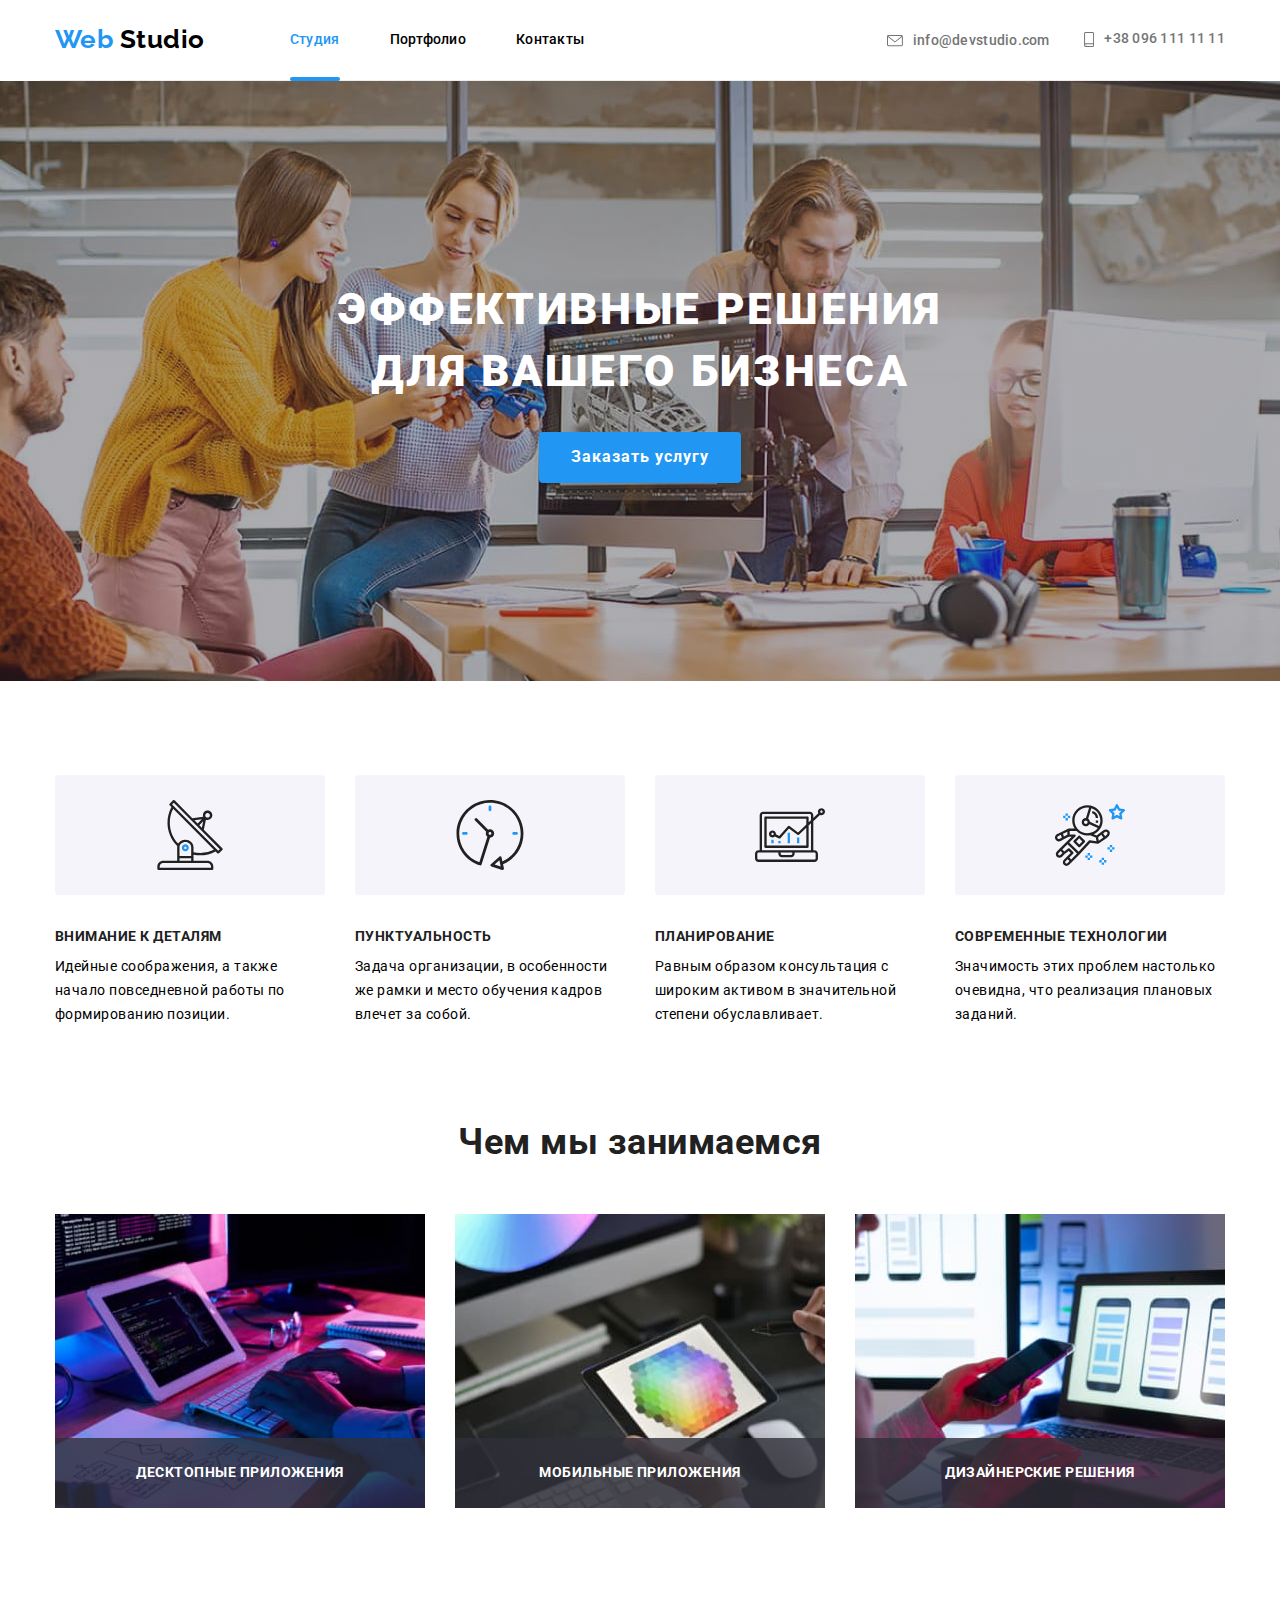
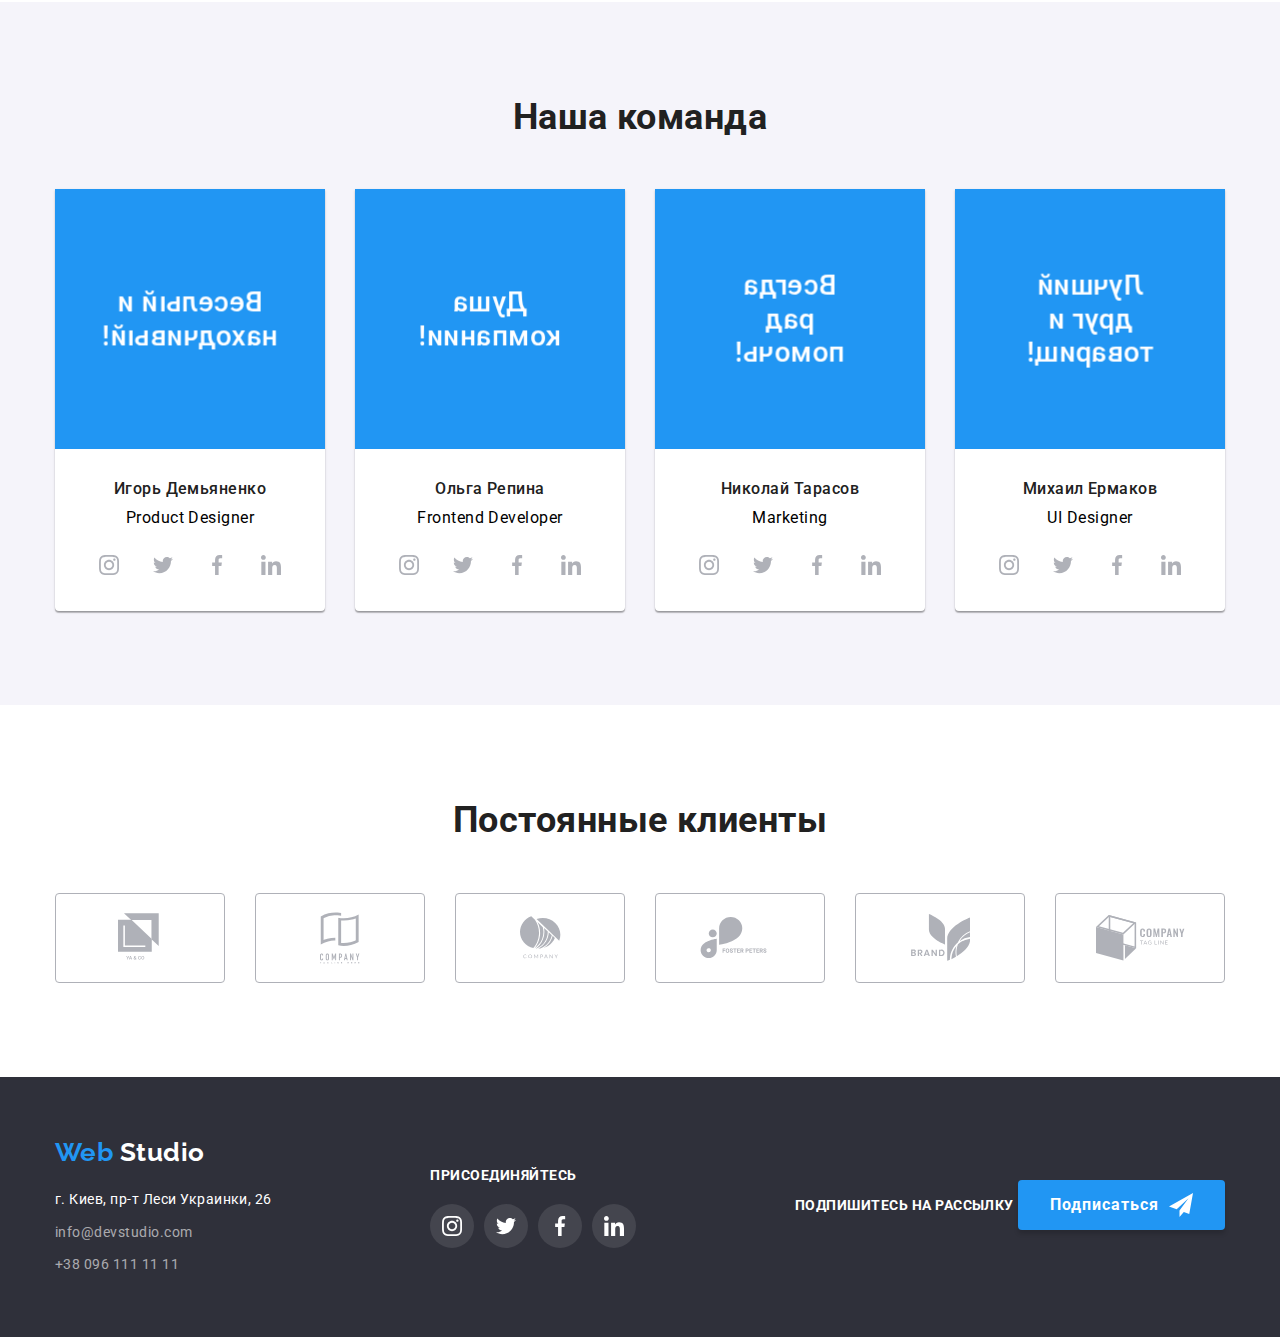
<file: index.html>
<!DOCTYPE html>
<html lang="ru">
	<head>
		<meta charset="UTF-8" />
		<meta name="viewport" content="width=device-width, initial-scale=1.0" />
		<title>Web Studio</title>
		<link
			href="https://fonts.googleapis.com/css2?family=Raleway:wght@700&family=Roboto:wght@400;500;700;900&display=swap"
			rel="stylesheet"
		/>
		<link
			rel="stylesheet"
			href="https://cdnjs.cloudflare.com/ajax/libs/modern-normalize/0.7.0/modern-normalize.min.css"
		/>
		<link rel="stylesheet" href="./css/style.css" />
	</head>

	<body>
		<!-- Шапка сайта -->
		<header class="container flex-container header-border">
			<nav class="flex-container">
				<!-- Основная навигация -->
				<a href="./" class="logo" lang="en">
					<span class="logo-excerpt">Web</span>
					Studio
				</a>
				<ul class="list-nav">
					<li>
						<a href="./index.html" class="link current">Студия</a>
					</li>
					<li>
						<a href="./portfolio.html" class="link">Портфолио</a>
					</li>
					<li>
						<a href="" class="link">Контакты</a>
					</li>
				</ul>
			</nav>

			<!-- Основные контакты -->
			<address class="address-nav">
				<a href="mailto:info@devstudio.com" class="link" aria-label="Ссылка на почту info@devstudio.com">
					<svg class="address-nav-icon" width="16" height="12">
						<use href="./images/sprite.svg#icon-envelope"></use>
					</svg>
					info@devstudio.com
				</a>
				<a href="tel:+380961111111" class="link" aria-label="Номер телефона +380961111111">
					<svg class="address-nav-icon" width="10" height="15">
						<use href="./images/sprite.svg#icon-smartphone"></use>
					</svg>
					+38 096 111 11 11
				</a>
			</address>
		</header>

		<main>
			<!-- Герой -->
			<section class="hero">
				<h1 class="hero-title">
					Эффективные решения
					<br />
					для вашего бизнеса
				</h1>
				<button type="button" class="button" data-modal-open>Заказать услугу</button>
			</section>

			<!-- Достижения -->
			<section class="section">
				<div class="container">
					<h2 class="visually-hidden">Достижения</h2>
					<ul class="flex-container">
						<li class="item">
							<svg class="achievements-icon">
								<use href="./images/sprite.svg#icon-antenna"></use>
							</svg>
							<h3 class="achievements-title">Внимание к деталям</h3>
							<p class="text">Идейные соображения, а также начало повседневной работы по формированию позиции.</p>
						</li>
						<li class="item">
							<svg class="achievements-icon">
								<use href="./images/sprite.svg#icon-clock"></use>
							</svg>
							<h3 class="achievements-title">Пунктуальность</h3>
							<p class="text">
								Задача организации, в особенности же рамки и место обучения кадров влечет за собой.
							</p>
						</li>
						<li class="item">
							<svg class="achievements-icon">
								<use href="./images/sprite.svg#icon-diagram"></use>
							</svg>
							<h3 class="achievements-title">Планирование</h3>
							<p class="text">Равным образом консультация с широким активом в значительной степени обуславливает.</p>
						</li>
						<li class="item">
							<svg class="achievements-icon">
								<use href="./images/sprite.svg#icon-astronaut"></use>
							</svg>
							<h3 class="achievements-title">Современные технологии</h3>
							<p class="text">Значимость этих проблем настолько очевидна, что реализация плановых заданий.</p>
						</li>
					</ul>
				</div>
			</section>

			<!-- Чем мы занимаемся -->
			<section class="section-works">
				<div class="container">
					<h2 class="title">Чем мы занимаемся</h2>
					<ul class="flex-container">
						<li class="item position-width">
							<img src="./images/box1.jpg" alt="Ноутбук" width="370" />
							<h3 class="title-img">Десктопные приложения</h3>
						</li>
						<li class="item position-width">
							<img src="./images/box2.jpg" alt="Мобильный телефон" width="370" />
							<h3 class="title-img">Мобильные приложения</h3>
						</li>
						<li class="item position-width">
							<img src="./images/box3.jpg" alt="Монитор" width="370" />
							<h3 class="title-img">Дизайнерские решения</h3>
						</li>
					</ul>
				</div>
			</section>

			<!-- Наша команда -->
			<section class="section background">
				<div class="container">
					<h2 class="title">Наша команда</h2>
					<ul class="flex-container">
						<!-- Человек 1 -->
						<li class="item width-shadow">
							<a href="">
								<div class="scene">
									<div class="card">
										<img class="front-card" src="./images/person1.jpg" alt="Фото" width="270" />
										<span class="back-card">Веселый и находчивый!</span>
									</div>
								</div>
							</a>
							<h3 class="title-person">Игорь Демьяненко</h3>
							<p class="profession" lang="en">Product Designer</p>
							<ul class="socials flex-container">
								<li>
									<a
										class="socials-link"
										href=""
										target="_blank"
										rel="noopener noreferrer"
										aria-label="Ссыла на instagram"
									>
										<svg class="socials-icon">
											<use href="./images/sprite.svg#icon-instagram"></use>
										</svg>
									</a>
								</li>
								<li>
									<a
										class="socials-link"
										href=""
										target="_blank"
										rel="noopener noreferrer"
										aria-label="Ссылка на twitter"
									>
										<svg class="socials-icon">
											<use href="./images/sprite.svg#icon-twitter"></use>
										</svg>
									</a>
								</li>
								<li>
									<a
										class="socials-link"
										href=""
										target="_blank"
										rel="noopener noreferrer"
										aria-label="Ссылка на facebook"
									>
										<svg class="socials-icon">
											<use href="./images/sprite.svg#icon-facebook"></use>
										</svg>
									</a>
								</li>
								<li>
									<a
										class="socials-link"
										href=""
										target="_blank"
										rel="noopener noreferrer"
										aria-label="Ссылка на linkedin"
									>
										<svg class="socials-icon">
											<use href="./images/sprite.svg#icon-linkedin"></use>
										</svg>
									</a>
								</li>
							</ul>
						</li>
						<!-- Человек 2 -->
						<li class="item width-shadow">
							<a href="">
								<div class="scene">
									<div class="card">
										<img class="front-card" src="./images/person2.jpg" alt="Фото" width="270" />
										<span class="back-card">Душа компании!</span>
									</div>
								</div>
							</a>
							<h3 class="title-person">Ольга Репина</h3>
							<p class="profession" lang="en">Frontend Developer</p>
							<ul class="socials flex-container">
								<li>
									<a
										class="socials-link"
										href=""
										target="_blank"
										rel="noopener noreferrer"
										aria-label="Ссыла на instagram"
									>
										<svg class="socials-icon">
											<use href="./images/sprite.svg#icon-instagram"></use>
										</svg>
									</a>
								</li>
								<li>
									<a
										class="socials-link"
										href=""
										target="_blank"
										rel="noopener noreferrer"
										aria-label="Ссылка на twitter"
									>
										<svg class="socials-icon">
											<use href="./images/sprite.svg#icon-twitter"></use>
										</svg>
									</a>
								</li>
								<li>
									<a
										class="socials-link"
										href=""
										target="_blank"
										rel="noopener noreferrer"
										aria-label="Ссылка на facebook"
									>
										<svg class="socials-icon">
											<use href="./images/sprite.svg#icon-facebook"></use>
										</svg>
									</a>
								</li>
								<li>
									<a
										class="socials-link"
										href=""
										target="_blank"
										rel="noopener noreferrer"
										aria-label="Ссылка на linkedin"
									>
										<svg class="socials-icon">
											<use href="./images/sprite.svg#icon-linkedin"></use>
										</svg>
									</a>
								</li>
							</ul>
						</li>
						<!-- Человек 3 -->
						<li class="item width-shadow">
							<a href="">
								<div class="scene">
									<div class="card">
										<img class="front-card" src="./images/person3.jpg" alt="Фото" width="270" />
										<span class="back-card">Всегда рад помочь!</span>
									</div>
								</div>
							</a>
							<h3 class="title-person">Николай Тарасов</h3>
							<p class="profession" lang="en">Marketing</p>
							<ul class="socials flex-container">
								<li>
									<a
										class="socials-link"
										href=""
										target="_blank"
										rel="noopener noreferrer"
										aria-label="Ссыла на instagram"
									>
										<svg class="socials-icon">
											<use href="./images/sprite.svg#icon-instagram"></use>
										</svg>
									</a>
								</li>
								<li>
									<a
										class="socials-link"
										href=""
										target="_blank"
										rel="noopener noreferrer"
										aria-label="Ссылка на twitter"
									>
										<svg class="socials-icon">
											<use href="./images/sprite.svg#icon-twitter"></use>
										</svg>
									</a>
								</li>
								<li>
									<a
										class="socials-link"
										href=""
										target="_blank"
										rel="noopener noreferrer"
										aria-label="Ссылка на facebook"
									>
										<svg class="socials-icon">
											<use href="./images/sprite.svg#icon-facebook"></use>
										</svg>
									</a>
								</li>
								<li>
									<a
										class="socials-link"
										href=""
										target="_blank"
										rel="noopener noreferrer"
										aria-label="Ссылка на linkedin"
									>
										<svg class="socials-icon">
											<use href="./images/sprite.svg#icon-linkedin"></use>
										</svg>
									</a>
								</li>
							</ul>
						</li>

						<!-- Человек 4 -->
						<li class="item width-shadow">
							<a href="">
								<div class="scene">
									<div class="card">
										<img class="front-card" src="./images/person4.jpg" alt="Фото" width="270" />
										<span class="back-card">Лучший друг и товарищ!</span>
									</div>
								</div>
							</a>
							<h3 class="title-person">Михаил Ермаков</h3>
							<p class="profession" lang="en">UI Designer</p>
							<ul class="socials flex-container">
								<li>
									<a
										class="socials-link"
										href=""
										target="_blank"
										rel="noopener noreferrer"
										aria-label="Ссыла на instagram"
									>
										<svg class="socials-icon">
											<use href="./images/sprite.svg#icon-instagram"></use>
										</svg>
									</a>
								</li>
								<li>
									<a
										class="socials-link"
										href=""
										target="_blank"
										rel="noopener noreferrer"
										aria-label="Ссылка на twitter"
									>
										<svg class="socials-icon">
											<use href="./images/sprite.svg#icon-twitter"></use>
										</svg>
									</a>
								</li>
								<li>
									<a
										class="socials-link"
										href=""
										target="_blank"
										rel="noopener noreferrer"
										aria-label="Ссылка на facebook"
									>
										<svg class="socials-icon">
											<use href="./images/sprite.svg#icon-facebook"></use>
										</svg>
									</a>
								</li>
								<li>
									<a
										class="socials-link"
										href=""
										target="_blank"
										rel="noopener noreferrer"
										aria-label="Ссылка на linkedin"
									>
										<svg class="socials-icon">
											<use href="./images/sprite.svg#icon-linkedin"></use>
										</svg>
									</a>
								</li>
							</ul>
						</li>
					</ul>
				</div>
			</section>

			<!-- Постоянные клиенты -->
			<section class="section">
				<div class="container">
					<h2 class="title">Постоянные клиенты</h2>
					<ul class="flex-container flex-b">
						<li>
							<a class="client" href="">
								<svg width="45" height="50">
									<use href="./images/sprite.svg#icon-logo1"></use>
								</svg>
							</a>
						</li>
						<li>
							<a class="client" href="">
								<svg width="40" height="52">
									<use href="./images/sprite.svg#icon-logo2"></use>
								</svg>
							</a>
						</li>
						<li>
							<a class="client" href="">
								<svg width="41" height="43">
									<use href="./images/sprite.svg#icon-logo3"></use>
								</svg>
							</a>
						</li>
						<li>
							<a class="client" href="">
								<svg width="80" height="42">
									<use href="./images/sprite.svg#icon-logo4"></use>
								</svg>
							</a>
						</li>
						<li>
							<a class="client" href="">
								<svg width="59" height="47">
									<use href="./images/sprite.svg#icon-logo5"></use>
								</svg>
							</a>
						</li>
						<li>
							<a class="client" href="">
								<svg width="89" height="46">
									<use href="./images/sprite.svg#icon-logo6"></use>
								</svg>
							</a>
						</li>
					</ul>
				</div>
			</section>
		</main>

		<!-- Футер -->
		<footer class="footer">
			<div class="container flex-container flex-b">
				<div>
					<a href="./" class="logo logo-footer" lang="en">
						<span class="logo-excerpt">Web</span>
						Studio
					</a>

					<address class="address-footer">
						<span class="street">г. Киев, пр-т Леси Украинки, 26</span>
						<a href="mailto:info@devstudio.com" class="mail">info@devstudio.com</a>
						<a href="tel:+380961111111" class="tel">+38 096 111 11 11</a>
					</address>
				</div>
				<div class="box-socials">
					<b class="caption">присоединяйтесь</b>
					<ul class="socials-footer flex-container">
						<li>
							<a href="" target="_blank" rel="noopener noreferrer" aria-label="Ссыла на instagram">
								<svg class="socials-footer-icon">
									<use href="./images/sprite.svg#icon-instagram"></use>
								</svg>
							</a>
						</li>
						<li>
							<a href="" target="_blank" rel="noopener noreferrer" aria-label="Ссылка на twitter">
								<svg class="socials-footer-icon">
									<use href="./images/sprite.svg#icon-twitter"></use>
								</svg>
							</a>
						</li>
						<li>
							<a href="" target="_blank" rel="noopener noreferrer" aria-label="Ссылка на facebook">
								<svg class="socials-footer-icon">
									<use href="./images/sprite.svg#icon-facebook"></use>
								</svg>
							</a>
						</li>
						<li>
							<a href="" target="_blank" rel="noopener noreferrer" aria-label="Ссылка на linkedin">
								<svg class="socials-footer-icon">
									<use href="./images/sprite.svg#icon-linkedin"></use>
								</svg>
							</a>
						</li>
					</ul>
				</div>

				<div>
					<b class="caption">Подпишитесь на рассылку</b>
					<button type="button" class="button">
						Подписаться
						<svg class="button-icon">
							<use href="./images/sprite.svg#icon-send"></use>
						</svg>
					</button>
				</div>
			</div>
		</footer>

		<!-- Modal -->
		<div class="backdrop is-hidden" data-modal>
			<div class="modal">
				<button class="button-modal-close" type="button" data-modal-close>
					<svg width="11" height="11">
						<use href="./images/sprite.svg#icon-close"></use>
					</svg>
				</button>
			</div>
		</div>

		<script src="./js/modal.js"></script>
	</body>
</html>
</file>
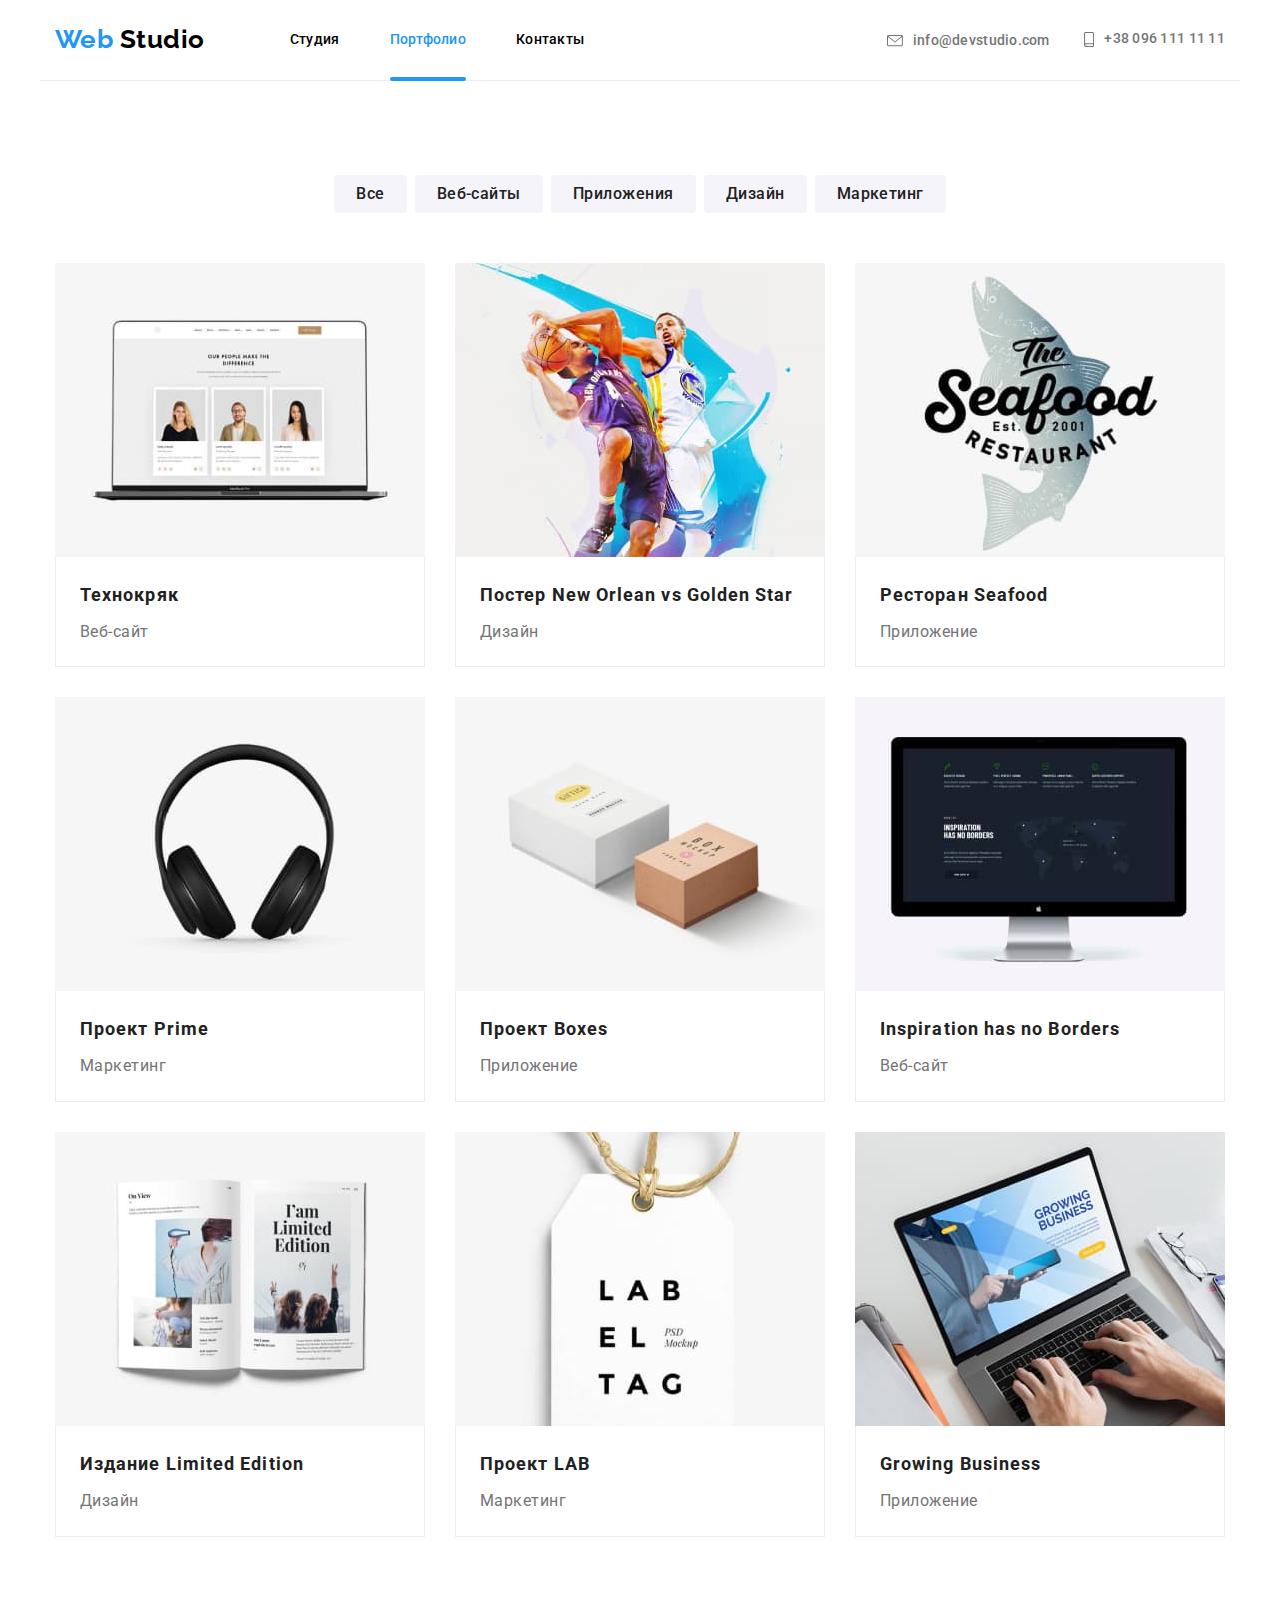
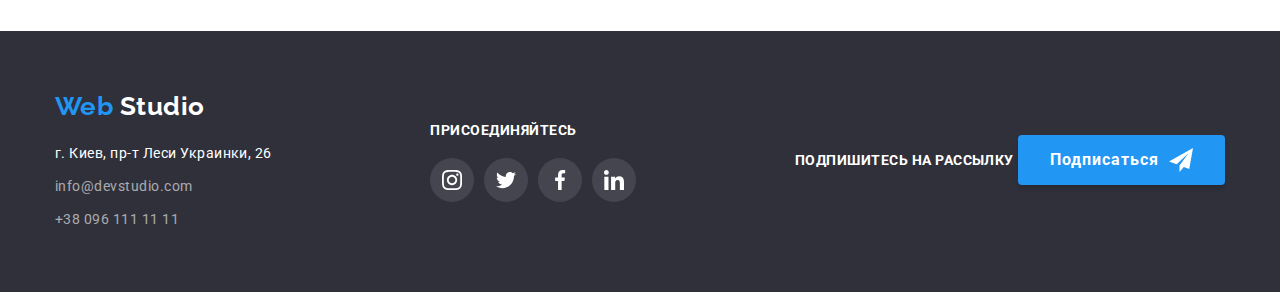
<file: portfolio.html>
<!DOCTYPE html>
<html lang="ru">
	<head>
		<meta charset="UTF-8" />
		<meta name="viewport" content="width=device-width, initial-scale=1.0" />
		<title>Web Studio</title>
		<link
			href="https://fonts.googleapis.com/css2?family=Raleway:wght@700&family=Roboto:wght@400;500;700;900&display=swap"
			rel="stylesheet"
		/>
		<link
			rel="stylesheet"
			href="https://cdnjs.cloudflare.com/ajax/libs/modern-normalize/0.7.0/modern-normalize.min.css"
		/>
		<link rel="stylesheet" href="./css/style.css" />
	</head>

	<body>
		<!-- Шапка сайта -->
		<header class="container flex-container header-border">
			<nav class="flex-container">
				<!-- Основная навигация -->
				<a href="./" class="logo" lang="en">
					<span class="logo-excerpt">Web</span>
					Studio
				</a>
				<ul class="list-nav">
					<li>
						<a href="./index.html" class="link">Студия</a>
					</li>
					<li>
						<a href="./portfolio.html" class="link current">Портфолио</a>
					</li>
					<li>
						<a href="" class="link">Контакты</a>
					</li>
				</ul>
			</nav>

			<!-- Основные контакты -->
			<address class="address-nav">
				<a href="mailto:info@devstudio.com" class="link" aria-label="Ссылка на почту info@devstudio.com">
					<svg class="address-nav-icon" width="16" height="12">
						<use href="./images/sprite.svg#icon-envelope"></use>
					</svg>
					info@devstudio.com
				</a>
				<a href="tel:+380961111111" class="link" aria-label="Номер телефона +380961111111">
					<svg class="address-nav-icon" width="10" height="15">
						<use href="./images/sprite.svg#icon-smartphone"></use>
					</svg>
					+38 096 111 11 11
				</a>
			</address>
		</header>

		<main>
			<div class="container">
				<section class="section">
					<h1 hidden>Портфолио</h1>
					<ul class="filter">
						<li>
							<button type="button" class="filter-button">Все</button>
						</li>
						<li>
							<button type="button" class="filter-button">Веб-сайты</button>
						</li>
						<li>
							<button type="button" class="filter-button">Приложения</button>
						</li>
						<li>
							<button type="button" class="filter-button">Дизайн</button>
						</li>
						<li>
							<button type="button" class="filter-button">Маркетинг</button>
						</li>
					</ul>

					<ul class="project-container">
						<li>
							<a href="">
								<div class="position">
									<img src="./images/portfolio/img1.jpg" alt="Ноутбук" width="370" />
									<p class="text-hover">
										Технокряк это современная площадка распространения коронавируса. Компании используют эту платформу
										для цифрового шпионажа и атак на защищённые сервера конкурентов.
									</p>
								</div>
								<div class="wrapper">
									<h2 class="headline">Технокряк</h2>
									<p class="subtitle">Веб-сайт</p>
								</div>
							</a>
						</li>
						<li>
							<a href="">
								<div class="position">
									<img src="./images/portfolio/img2.jpg" alt="Баскетбол" width="370" />
									<p class="text-hover">
										Технокряк это современная площадка распространения коронавируса. Компании используют эту платформу
										для цифрового шпионажа и атак на защищённые сервера конкурентов.
									</p>
								</div>
								<div class="wrapper">
									<h2 class="headline">Постер New Orlean vs Golden Star</h2>
									<p class="subtitle">Дизайн</p>
								</div>
							</a>
						</li>

						<li>
							<a href="">
								<div class="position">
									<img src="./images/portfolio/img3.jpg" alt="Логотип" width="370" />
									<p class="text-hover">
										Технокряк это современная площадка распространения коронавируса. Компании используют эту платформу
										для цифрового шпионажа и атак на защищённые сервера конкурентов.
									</p>
								</div>
								<div class="wrapper">
									<h2 class="headline">Ресторан Seafood</h2>
									<p class="subtitle">Приложение</p>
								</div>
							</a>
						</li>
						<li>
							<a href="">
								<div class="position">
									<img src="./images/portfolio/img4.jpg" alt="Наушники" width="370" />
									<p class="text-hover">
										Технокряк это современная площадка распространения коронавируса. Компании используют эту платформу
										для цифрового шпионажа и атак на защищённые сервера конкурентов.
									</p>
								</div>
								<div class="wrapper">
									<h2 class="headline">Проект Prime</h2>
									<p class="subtitle">Маркетинг</p>
								</div>
							</a>
						</li>
						<li>
							<a href="">
								<div class="position">
									<img src="./images/portfolio/img5.jpg" alt="Коробка" width="370" />
									<p class="text-hover">
										Технокряк это современная площадка распространения коронавируса. Компании используют эту платформу
										для цифрового шпионажа и атак на защищённые сервера конкурентов.
									</p>
								</div>
								<div class="wrapper">
									<h2 class="headline">Проект Boxes</h2>
									<p class="subtitle">Приложение</p>
								</div>
							</a>
						</li>
						<li>
							<a href="">
								<div class="position">
									<img src="./images/portfolio/img6.jpg" alt="Монитор" width="370" />
									<p class="text-hover">
										Технокряк это современная площадка распространения коронавируса. Компании используют эту платформу
										для цифрового шпионажа и атак на защищённые сервера конкурентов.
									</p>
								</div>
								<div class="wrapper">
									<h2 class="headline">Inspiration has no Borders</h2>
									<p class="subtitle">Веб-сайт</p>
								</div>
							</a>
						</li>
						<li>
							<a href="">
								<div class="position">
									<img src="./images/portfolio/img7.jpg" alt="Книга" width="370" />
									<p class="text-hover">
										Технокряк это современная площадка распространения коронавируса. Компании используют эту платформу
										для цифрового шпионажа и атак на защищённые сервера конкурентов.
									</p>
								</div>
								<div class="wrapper">
									<h2 class="headline">Издание Limited Edition</h2>
									<p class="subtitle">Дизайн</p>
								</div>
							</a>
						</li>
						<li>
							<a href="">
								<div class="position">
									<img src="./images/portfolio/img8.jpg" alt="Лейбл" width="370" />
									<p class="text-hover">
										Технокряк это современная площадка распространения коронавируса. Компании используют эту платформу
										для цифрового шпионажа и атак на защищённые сервера конкурентов.
									</p>
								</div>
								<div class="wrapper">
									<h2 class="headline">Проект LAB</h2>
									<p class="subtitle">Маркетинг</p>
								</div>
							</a>
						</li>
						<li>
							<a href="">
								<div class="position">
									<img src="./images/portfolio/img9.jpg" alt="Ноутбук" width="370" />
									<p class="text-hover">
										Технокряк это современная площадка распространения коронавируса. Компании используют эту платформу
										для цифрового шпионажа и атак на защищённые сервера конкурентов.
									</p>
								</div>
								<div class="wrapper">
									<h2 class="headline">Growing Business</h2>
									<p class="subtitle">Приложение</p>
								</div>
							</a>
						</li>
					</ul>
				</section>
			</div>
		</main>

		<!-- Футер -->
		<footer class="footer">
			<div class="container flex-container flex-b">
				<div>
					<a href="./" class="logo logo-footer" lang="en">
						<span class="logo-excerpt">Web</span>
						Studio
					</a>

					<address class="address-footer">
						<span class="street">г. Киев, пр-т Леси Украинки, 26</span>
						<a href="mailto:info@devstudio.com" class="mail">info@devstudio.com</a>
						<a href="tel:+380961111111" class="tel">+38 096 111 11 11</a>
					</address>
				</div>
				<div class="box-socials">
					<b class="caption">присоединяйтесь</b>
					<ul class="socials-footer flex-container">
						<li>
							<a href="" target="_blank" rel="noopener noreferrer" aria-label="Ссыла на instagram">
								<svg class="socials-footer-icon">
									<use href="./images/sprite.svg#icon-instagram"></use>
								</svg>
							</a>
						</li>
						<li>
							<a href="" target="_blank" rel="noopener noreferrer" aria-label="Ссылка на twitter">
								<svg class="socials-footer-icon">
									<use href="./images/sprite.svg#icon-twitter"></use>
								</svg>
							</a>
						</li>
						<li>
							<a href="" target="_blank" rel="noopener noreferrer" aria-label="Ссылка на facebook">
								<svg class="socials-footer-icon">
									<use href="./images/sprite.svg#icon-facebook"></use>
								</svg>
							</a>
						</li>
						<li>
							<a href="" target="_blank" rel="noopener noreferrer" aria-label="Ссылка на linkedin">
								<svg class="socials-footer-icon">
									<use href="./images/sprite.svg#icon-linkedin"></use>
								</svg>
							</a>
						</li>
					</ul>
				</div>

				<div>
					<b class="caption">Подпишитесь на рассылку</b>
					<button type="button" class="button">
						Подписаться
						<svg class="button-icon">
							<use href="./images/sprite.svg#icon-send"></use>
						</svg>
					</button>
				</div>
			</div>
		</footer>
	</body>
</html>
</file>
<file: css/style.css>
/* background color #ffffff */
/* color titles #212121 */
/* primery color #212121 */
/* accent color #2196F3 */
/* logo color #000000*/

:root {
	--primery-text-color: #757575;
	--background-color: #ffffff;
	--secondary-background-color: #f5f4fa;
	--titles-text-color: #212121;
	--logo-text-color: #000000;
	--accent-color: #2196f3;
}

/* Main settings  */
body {
	background-color: var(--background-color);
	color: var(--primery-text-colo);

	font-family: "Roboto", sans-serif;
	letter-spacing: 0.03em;
}
a {
	text-decoration: none;
}

ul {
	list-style: none;
	padding: 0;
	margin: 0;
}

img {
	display: block;
	max-width: 100%;
	height: auto;
}

.title {
	margin-top: 0;
	margin-bottom: 50px;

	color: var(--titles-text-color);

	font-weight: 700;
	font-size: 36px;
	line-height: 1.2;
	text-align: center;
}

.container {
	width: 1200px;
	/* margin-left: auto;
	margin-right: auto; */
	margin: auto;
	padding-left: 15px;
	padding-right: 15px;
	/* outline: solid rgb(51, 255, 0); */
}

.flex-container {
	display: flex;
	align-items: center;
}

.section {
	padding-top: 94px;
	padding-bottom: 94px;
}

.item:not(:last-child) {
	margin-right: 30px;
}

/* Header */
.header-border {
	border-bottom: 1px solid #ececec;
}

/* Logo */
.logo {
	color: var(--logo-text-color);

	font-family: "Raleway", sans-serif;
	font-weight: 700;
	font-size: 26px;
	line-height: 1.2;
}

.logo-excerpt {
	color: var(--accent-color);
}

/* Nav */
.list-nav {
	display: flex;
	margin-left: 85px;
}

.list-nav .link {
	position: relative;

	display: block;
	padding-top: 32px;
	padding-bottom: 32px;

	color: var(--titles-text-colo);

	font-weight: 500;
	font-size: 14px;
	line-height: 1.14;
	letter-spacing: 0.02em;

	transition-property: color;
	transition-duration: 250ms;
	transition-timing-function: cubic-bezier(0.4, 0, 0.2, 1);
	transition-delay: 0;
}

.list-nav .link:hover,
.list-nav .link:focus {
	color: var(--accent-color);
}

.list-nav li:not(:last-child) {
	margin-right: 50px;
}

.list-nav .current {
	color: var(--accent-color);
}

.list-nav .current::after {
	content: "";
	position: absolute;
	left: 0;
	bottom: 0;
	width: 100%;
	height: 4px;
	margin-bottom: -1px;

	background-color: var(--accent-color);

	border-radius: 2px;

	animation-name: animationName;
	animation-duration: 3500ms;
	animation-timing-function: linear;
	animation-iteration-count: infinite;
	animation-direction: alternate;
}

@keyframes animationName {
	0% {
		transform: scalex(0);
	}
	50% {
		transform: scalex(1.2);
	}
	100% {
		transform: scalex(0);
	}
}

.address-nav {
	margin-left: auto;
}

.address-nav > .link {
	display: inline-flex;
	align-items: center;
	padding-top: 30px;
	padding-bottom: 30px;

	color: var(--primery-text-color);

	font-style: normal;
	font-weight: 500;
	font-size: 14px;
	line-height: 1.14;
	letter-spacing: 0.02em;

	transition-property: color;
	transition-duration: 250ms;
	transition-timing-function: cubic-bezier(0.4, 0, 0.2, 1);
	transition-delay: 0;
}

.address-nav > .link:hover,
.address-nav > .link:focus {
	color: var(--accent-color);
}

.address-nav .link + .link {
	margin-left: 30px;
}

.address-nav-icon {
	margin-right: 10px;
	--color1: currentColor;
}

/* Hero */
.hero {
	display: flex;
	flex-direction: column;
	align-items: center;
	justify-content: center;

	max-width: 1600px;
	height: 600px;
	margin-left: auto;
	margin-right: auto;

	background-image: linear-gradient(rgba(47, 48, 58, 0.4), rgba(47, 48, 58, 0.4)), url(../images/Header.jpg);
	background-position: center;
	background-color: rgba(47, 48, 58, 0.8);
}

.hero .hero-title {
	margin-top: 0px;
	margin-bottom: 30px;

	color: var(--background-color);

	font-weight: 900;
	font-size: 44px;
	line-height: 1.4;
	text-align: center;
	letter-spacing: 0.06em;
	text-transform: uppercase;
}

.button {
	display: inline-flex;
	align-items: center;
	min-width: 200px;
	border: none;
	padding: 10px 32px;

	color: var(--background-color);
	background-color: var(--accent-color);

	font-weight: 700;
	font-size: 16px;
	line-height: 1.9;
	text-align: center;
	letter-spacing: 0.06em;

	border-radius: 4px;
	box-shadow: 0px 4px 4px rgba(0, 0, 0, 0.15);

	cursor: pointer;
}

/* Achievements */
.visually-hidden {
	position: absolute !important;
	clip: rect(1px 1px 1px 1px);
	/* IE6, IE7 */
	clip: rect(1px, 1px, 1px, 1px);
	padding: 0 !important;
	border: 0 !important;
	height: 1px !important;
	width: 1px !important;
	overflow: hidden;
}

.achievements-icon {
	box-sizing: content-box;
	width: 70px;
	height: 70px;
	padding: 25px 100px;
	margin-bottom: 30px;
	border-radius: 4px;

	background-color: var(--secondary-background-color);
}

.achievements-title {
	margin-top: 0;
	margin-bottom: 10px;

	color: var(--titles-text-color);

	font-weight: 700;
	font-size: 14px;
	line-height: 1.14;
	text-transform: uppercase;
}

.text {
	margin: 0;

	font-weight: 400;
	font-size: 14px;
	line-height: 1.7;
}

/* Our works */
.position-width {
	position: relative;
	width: calc((100% - 60px) / 3);
}

.title-img {
	position: absolute;
	left: 0;
	bottom: 0;
	width: 100%;
	margin-top: 0;
	margin-bottom: 0;
	padding-top: 27px;
	padding-bottom: 27px;

	color: var(--background-color);
	background: rgba(47, 48, 58, 0.8);

	font-weight: 700;
	font-size: 14px;
	line-height: 1.14;
	text-align: center;
	text-transform: uppercase;
}

.section-works {
	margin-bottom: 94px;
}

/* Our team */
.title-person {
	margin-top: 30px;
	margin-bottom: 10px;

	color: var(--titles-text-color);

	font-weight: 500;
	font-size: 16px;
	line-height: 1.2;
	text-align: center;
}

.profession {
	margin-top: 0;
	margin-bottom: 16px;

	font-weight: 400;
	font-size: 16px;
	line-height: 1.2;
	text-align: center;
}

.section.background {
	background-color: var(--secondary-background-color);
}

.socials.flex-container {
	margin: 0 32px 24px;
}

.socials > li:not(:last-child) {
	margin-right: 10px;
}
.width-shadow {
	width: calc((100% - 90px) / 4);

	background: var(--background-color);
	box-shadow: 0px 2px 1px rgba(0, 0, 0, 0.2), 0px 1px 1px rgba(0, 0, 0, 0.14), 0px 1px 3px rgba(0, 0, 0, 0.12);
	border-radius: 0px 0px 4px 4px;
}

.socials-link {
	display: inline-flex;
	justify-content: center;
	align-items: center;
	width: 44px;
	height: 44px;
	border-radius: 50%;

	color: #afb1b8;

	transition-property: background-color, color;
	transition-duration: 250ms, 250ms;
	transition-timing-function: cubic-bezier(0.4, 0, 0.2, 1), cubic-bezier(0.4, 0, 0.2, 1);
	transition-delay: 0, 0;
}

.socials-link:hover,
.socials-link:focus {
	background-color: var(--accent-color);
	color: #ffffff;
}

.socials-icon {
	width: 20px;
	height: 20px;
	--color4: currentColor;
}

/* Animation card */
.scene {
	perspective: 400px;
}

.card {
	position: relative;
	transform-style: preserve-3d;
	transition: transform 250ms cubic-bezier(0.4, 0, 0.2, 1);
}

.front-card {
	backface-visibility: hidden;
}

.back-card {
	position: absolute;
	top: 50%;
	left: 50%;
	transform: translate(-50%, -50%) rotateY(180deg);

	color: var(--background-color);

	font-weight: 500;
	font-size: 28px;
	line-height: 1.2;
	text-align: center;
}

.scene:hover .card {
	transform: rotateY(180deg);
}

.card::before {
	content: "";
	position: absolute;
	top: 0;
	left: 0;
	width: 100%;
	height: 100%;

	background-color: var(--accent-color);
	transform: rotateY(180deg);
}

/* Permanent clients */
.flex-b {
	justify-content: space-between;
}

.client {
	display: inline-flex;
	justify-content: center;
	align-items: center;
	width: 170px;
	height: 90px;
	border: 1px solid #afb1b8;
	border-radius: 4px;

	color: #afb1b8;
	--color4: currentColor;

	transition-property: border-color, color;
	transition-duration: 250ms, 250ms;
	transition-timing-function: cubic-bezier(0.4, 0, 0.2, 1), cubic-bezier(0.4, 0, 0.2, 1);
	transition-delay: 0, 0;
}

.client:hover,
.client:focus {
	border-color: var(--accent-color);
	color: var(--accent-color);
}

/* Footer */
.footer {
	padding-top: 60px;
	padding-bottom: 60px;
	background: #2f303a;
}

.logo-footer {
	display: inline-block;
	margin-bottom: 20px;

	color: var(--background-color);
}

.address-footer {
	display: flex;
	flex-direction: column;

	color: var(--background-color);

	font-style: normal;
	font-weight: 400;
	font-size: 14px;
	line-height: 1.7;
}

.address-footer > a {
	color: rgba(255, 255, 255, 0.6);

	font-weight: 400;
	font-size: 14px;
	line-height: 1.7;
}

.address-footer > .street {
	margin-bottom: 9px;
}

.address-footer > .mail {
	margin-bottom: 9px;
}

.caption {
	display: inline-block;
	margin-bottom: 20px;

	color: var(--background-color);

	font-weight: 700;
	font-size: 14px;
	line-height: 1.14;
	text-transform: uppercase;
}

.box-socials {
	width: 206px;
}

.socials-footer {
	justify-content: space-between;
}

.socials-footer a {
	display: inline-flex;
	justify-content: center;
	align-items: center;
	width: 44px;
	height: 44px;
	border-radius: 50%;

	background-color: rgba(255, 255, 255, 0.1);

	transition-property: background-color, transform;
	transition-duration: 250ms, 250ms;
	transition-timing-function: cubic-bezier(0.4, 0, 0.2, 1), cubic-bezier(0.4, 0, 0.2, 1);
	transition-delay: 0, 0;
}

.socials-footer a:hover,
.socials-footer a:focus {
	background-color: var(--accent-color);
	transform: scale(1.5);
}

.socials-footer-icon {
	width: 20px;
	height: 20px;
	--color4: #ffffff;
}

.button-icon {
	width: 24px;
	height: 24px;
	margin-left: 10px;
}

/* Modal */
.backdrop {
	position: fixed;
	top: 0;
	left: 0;
	width: 100%;
	height: 100%;
	background-color: rgba(0, 0, 0, 0.2);

	transition: opacity 250ms cubic-bezier(0.4, 0, 0.2, 1), visibility 250ms cubic-bezier(0.4, 0, 0.2, 1);

	opacity: 1;
}

.backdrop.is-hidden {
	visibility: hidden;
	opacity: 0;
	pointer-events: none;
}

.modal {
	position: absolute;
	top: 50%;
	left: 50%;
	min-width: 528px;
	min-height: 581px;

	transform: translate(-50%, -50%) scale(1);

	border-radius: 4px;
	background-color: var(--background-color);
	box-shadow: 0px 1px 3px rgba(0, 0, 0, 0.12), 0px 1px 1px rgba(0, 0, 0, 0.14), 0px 2px 1px rgba(0, 0, 0, 0.2);

	transition: transform 250ms cubic-bezier(0.4, 0, 0.2, 1);
}

.backdrop.is-hidden .modal {
	transform: translate(-50%, -50%) scale(0.4);
}

.button-modal-close {
	position: absolute;
	top: 8px;
	right: 8px;

	width: 30px;
	height: 30px;

	background: var(--background-color);

	border-radius: 50%;
	border: 1px solid rgba(0, 0, 0, 0.1);

	cursor: pointer;
}

/* Portfolio */

/* Buttons */
.filter {
	display: flex;
	justify-content: center;
	margin-bottom: 50px;
}

.filter > li:not(:last-child) {
	margin-right: 8px;
}

.filter-button {
	padding: 6px 22px;
	border-radius: 4px;
	border: transparent;

	color: var(--titles-text-color);
	background: var(--secondary-background-color);

	font-family: Roboto;
	font-weight: 500;
	font-size: 16px;
	line-height: 1.6;
	letter-spacing: 0.03em;

	transition: box-shadow 250ms cubic-bezier(0.4, 0, 0.2, 1), color 250ms cubic-bezier(0.4, 0, 0.2, 1),
		background-color 250ms cubic-bezier(0.4, 0, 0.2, 1);

	cursor: pointer;
}

.filter-button:hover,
.filter-button:focus {
	box-shadow: 0px 2px 2px rgba(0, 0, 0, 0.12), 0px 1px 2px rgba(0, 0, 0, 0.08), 0px 3px 1px rgba(0, 0, 0, 0.1);
	color: var(--background-color);
	background-color: var(--accent-color);
}

/* Item project */
.project-container {
	display: flex;
	flex-wrap: wrap;
}

.project-container > li {
	width: calc((100% - 60px) / 3);
	margin-right: 30px;
	margin-bottom: 30px;
	background-color: var(--background-color);

	transition: box-shadow 250ms cubic-bezier(0.4, 0, 0.2, 1);
}

.project-container > li:nth-child(3n) {
	margin-right: 0;
}

.project-container > li:nth-child(n + 7) {
	margin-bottom: 0;
}

.project-container > li:hover,
.project-container > li:focus {
	box-shadow: 1px 4px 6px rgba(0, 0, 0, 0.16), 0px 4px 4px rgba(0, 0, 0, 0.06), 0px 1px 1px rgba(0, 0, 0, 0.12);
}

.project-container .position {
	position: relative;
	overflow: hidden;
}

.text-hover {
	position: absolute;
	top: 0;
	left: 0;
	height: 100%;
	padding: 63px 24px;
	margin: 0;

	color: var(--background-color);
	background-color: rgba(33, 150, 243, 0.9);

	font-weight: 400;
	font-size: 18px;
	line-height: 1.5;

	transform: translateY(100%);

	transition: transform 250ms cubic-bezier(0.4, 0, 0.2, 1);
}

.project-container > li:hover .text-hover {
	transform: translateY(0);
}

.wrapper {
	padding: 20px 24px;

	border-left: 1px solid #eeeeee;
	border-right: 1px solid #eeeeee;
	border-bottom: 1px solid #eeeeee;
}

.headline {
	margin-top: 0;
	margin-bottom: 4px;

	color: var(--titles-text-color);

	font-weight: 700;
	font-size: 18px;
	line-height: 2;
	letter-spacing: 0.06em;
}

.subtitle {
	margin-top: 0;
	margin-bottom: 0;

	color: var(--primery-text-color);

	font-weight: 400;
	font-size: 16px;
	line-height: 1.87;
}
</file>
